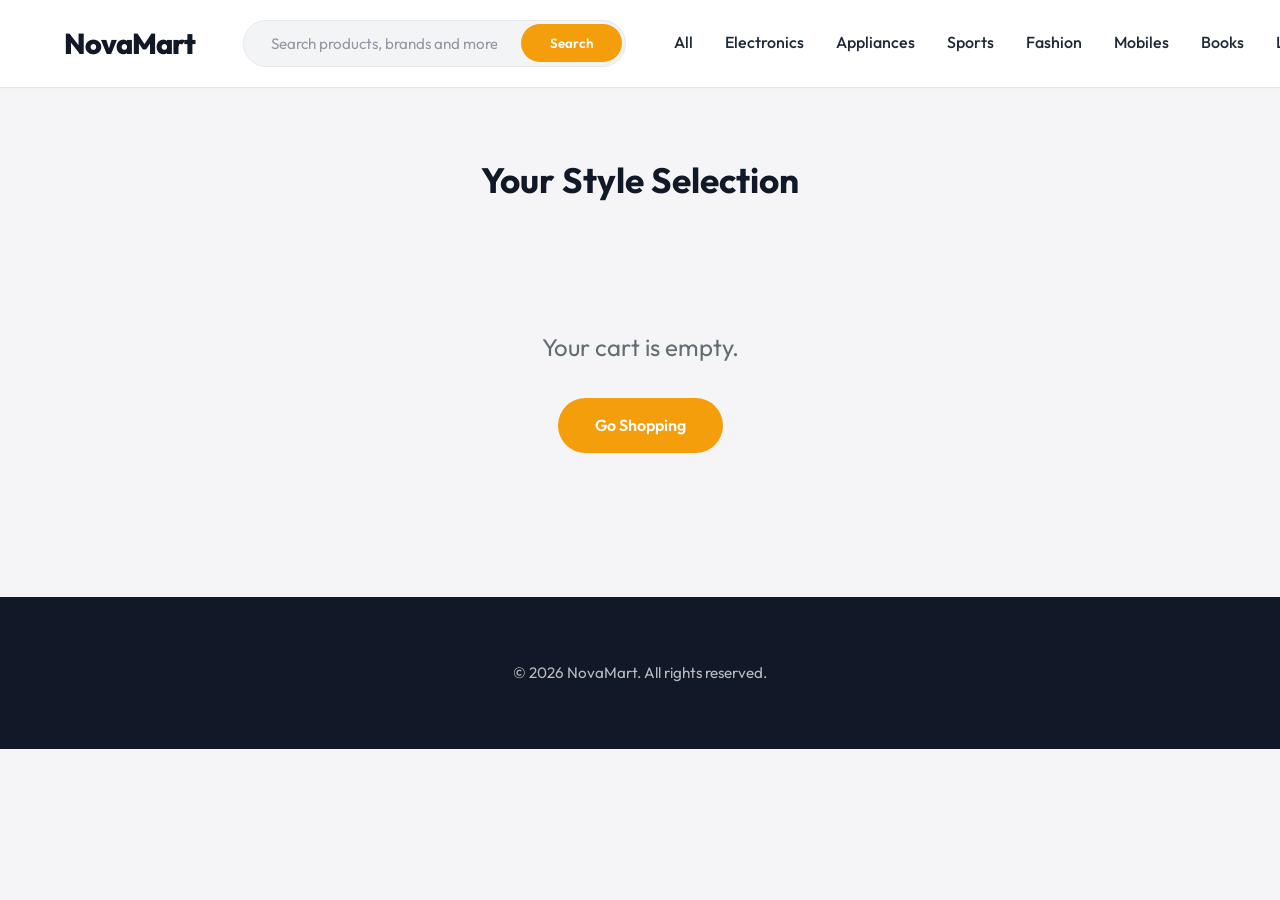
<file: cart.html>
<!DOCTYPE html>
<html lang="en">
<head>
    <meta charset="UTF-8">
    <meta name="viewport" content="width=device-width, initial-scale=1.0">
    <title>Shopping Cart | NovaMart</title>
    <link href="https://fonts.googleapis.com/css2?family=Outfit:wght@300;400;500;600;700;800&display=swap" rel="stylesheet">
    <link rel="stylesheet" href="css/style.css">
    <style>
        .cart-table {
            width: 100%;
            border-collapse: collapse;
            margin-top: 2rem;
        }
        .cart-table th {
            text-align: left;
            padding: 1rem;
            border-bottom: 2px solid var(--border);
            color: var(--text-muted);
        }
        .cart-table td {
            padding: 2rem 1rem;
            border-bottom: 1px solid var(--border);
            color: var(--text);
        }
        .cart-img {
            width: 80px;
            height: 100px;
            object-fit: cover;
            border-radius: 10px;
        }
        .cart-summary {
            background: var(--surface);
            padding: 2rem;
            border-radius: 20px;
            box-shadow: var(--shadow);
            border: 1px solid var(--border);
            margin-top: 3rem;
            max-width: 400px;
            margin-left: auto;
        }
        .summary-row {
            display: flex;
            justify-content: space-between;
            margin-bottom: 1rem;
            color: var(--text);
        }
    </style>
</head>
<body>
    <nav>
        <div class="logo"><a href="index.html" style="text-decoration: none; color: inherit;">NovaMart</a></div>
        
        <div class="search-container">
            <form action="index.html" method="GET" class="search-form">
                <input type="text" name="search" placeholder="Search products, brands and more..." class="search-input">
                <button type="submit" class="search-btn">Search</button>
            </form>
        </div>

        <ul class="nav-links" id="nav-links">
            <!-- Dynamic -->
        </ul>
    </nav>

    <div class="container">
        <h2 class="section-title">Your Style Selection</h2>

        <div id="cart-content">
            <!-- Dynamically populated -->
        </div>
    </div>

    <footer>
        <p>&copy; 2026 NovaMart. All rights reserved.</p>
    </footer>

    <script src="js/app.js"></script>
    <script>
        document.addEventListener('DOMContentLoaded', () => {
            renderCart();
        });

        function renderCart() {
            const container = document.getElementById('cart-content');
            const items = cart.getCart();

            if (items.length === 0) {
                container.innerHTML = `
                    <div style="text-align: center; padding: 5rem;">
                        <p style="font-size: 1.5rem; color: #636e72; margin-bottom: 2rem;">Your cart is empty.</p>
                        <a href="index.html" class="btn">Go Shopping</a>
                    </div>
                `;
                return;
            }

            const total = cart.getCartTotal();

            let rows = '';
            items.forEach(item => {
                const specLabel = item.color ? `${item.size} - ${item.color}` : item.size;
                rows += `
                    <tr>
                        <td style="display: flex; align-items: center; gap: 1.5rem;">
                            <img src="${item.imageUrl}" class="cart-img">
                            <div>
                                <h4 style="margin: 0;">${item.productName}</h4>
                            </div>
                        </td>
                        <td>${specLabel}</td>
                        <td>₹${item.price.toLocaleString('en-IN')}</td>
                        <td>
                            <input type="number" value="${item.quantity}" min="1" max="10" 
                                   style="width: 60px; padding: 0.4rem; border: 1px solid var(--border); border-radius: 5px;" 
                                   onchange="updateQty(${item.id}, this.value)">
                        </td>
                        <td style="font-weight: 700;">₹${(item.price * item.quantity).toLocaleString('en-IN')}</td>
                        <td>
                            <button onclick="removeItem(${item.id})" style="background: none; border: none; color: #DC2626; cursor: pointer; text-decoration: underline; font-family: inherit; font-size: 0.9rem;">Remove</button>
                        </td>
                    </tr>
                `;
            });

            container.innerHTML = `
                <table class="cart-table">
                    <thead>
                        <tr>
                            <th>Product</th>
                            <th>Size / Variant</th>
                            <th>Price</th>
                            <th>Quantity</th>
                            <th>Subtotal</th>
                            <th>Action</th>
                        </tr>
                    </thead>
                    <tbody>
                        ${rows}
                    </tbody>
                </table>

                <div class="cart-summary">
                    <h3 style="margin-bottom: 1.5rem;">Order Summary</h3>
                    <div class="summary-row">
                        <span>Subtotal</span>
                        <span>₹${total.toLocaleString('en-IN')}</span>
                    </div>
                    <div class="summary-row">
                        <span>Shipping</span>
                        <span style="color: #00b894;">FREE</span>
                    </div>
                    <hr style="border: none; border-top: 1px solid var(--light-gray); margin: 1rem 0;">
                    <div class="summary-row" style="font-weight: 800; font-size: 1.2rem;">
                        <span>Total</span>
                        <span>₹${total.toLocaleString('en-IN')}</span>
                    </div>
                    <a href="checkout.html" class="btn" style="width: 100%; text-align: center; margin-top: 1.5rem;">Proceed to Checkout</a>
                </div>
            `;
        }

        function updateQty(itemId, val) {
            const items = cart.getCart();
            const item = items.find(i => i.id === itemId);
            if (item) {
                item.quantity = parseInt(val);
                cart.saveCart(items);
                updateNavBadge();
                renderCart();
            }
        }

        function removeItem(itemId) {
            cart.removeFromCart(itemId);
            renderCart();
        }
    </script>
</body>
</html>
</file>
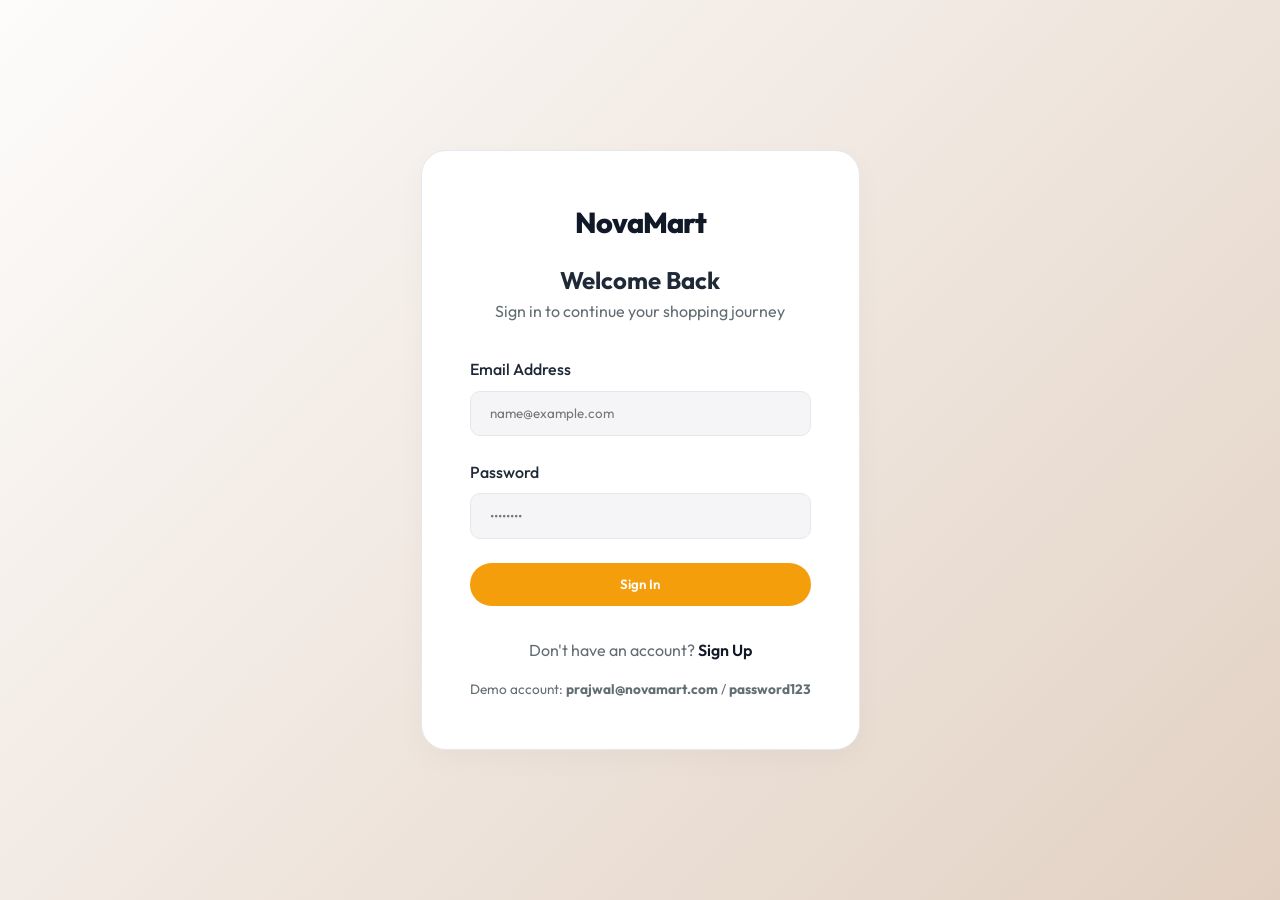
<file: checkout.html>
<!DOCTYPE html>
<html lang="en">
<head>
    <meta charset="UTF-8">
    <meta name="viewport" content="width=device-width, initial-scale=1.0">
    <title>Checkout | NovaMart</title>
    <link href="https://fonts.googleapis.com/css2?family=Outfit:wght@300;400;500;600;700;800&display=swap" rel="stylesheet">
    <link rel="stylesheet" href="css/style.css">
</head>
<body>
    <nav>
        <div class="logo"><a href="index.html" style="text-decoration: none; color: inherit;">NovaMart</a></div>
    </nav>

    <div class="container" style="max-width: 900px;">
        <h2 class="section-title">Finalize Order</h2>
        
        <div style="display: grid; grid-template-columns: 1.5fr 1fr; gap: 3rem;" id="checkout-layout">
            <!-- Populated dynamically -->
        </div>
    </div>

    <script src="js/app.js"></script>
    <script>
        document.addEventListener('DOMContentLoaded', () => {
            const user = auth.getCurrentUser();
            const total = cart.getCartTotal();

            if (!user) {
                window.location.href = 'login.html';
                return;
            }

            if (total === 0) {
                window.location.href = 'index.html';
                return;
            }

            const container = document.getElementById('checkout-layout');
            container.innerHTML = `
                <div>
                    <h3>Shipping Details</h3>
                    <div class="form-container" style="margin: 2rem 0; width: 100%; max-width: 100%;">
                        <form id="checkout-form" onsubmit="handlePlaceOrder(event)">
                            <div class="form-group">
                                <label>Name</label>
                                <input type="text" value="${user.name}" readonly>
                            </div>
                            <div class="form-group">
                                <label>Address</label>
                                <textarea rows="3" readonly>${user.address}</textarea>
                            </div>
                            <div style="display: grid; grid-template-columns: 1fr 1fr; gap: 1rem;">
                                <div class="form-group">
                                    <label>City</label>
                                    <input type="text" value="${user.city}" readonly>
                                </div>
                                <div class="form-group">
                                    <label>Pincode</label>
                                    <input type="text" value="${user.pincode}" readonly>
                                </div>
                            </div>
                            
                            <h3 style="margin: 2rem 0 1rem 0;">Payment Method</h3>
                            <div style="padding: 1rem; border: 2px solid var(--accent); border-radius: 15px; display: flex; align-items: center; gap: 1rem; background: rgba(250, 177, 160, 0.05);">
                                <input type="radio" checked>
                                <span style="font-weight: 600;">Cash on Delivery (COD)</span>
                            </div>
                            
                            <button type="submit" class="btn" style="width: 100%; border: none; cursor: pointer; margin-top: 2rem;">Place Order (₹${total.toLocaleString('en-IN')})</button>
                        </form>
                    </div>
                </div>

                <div>
                    <h3>Summary</h3>
                    <div style="background: white; padding: 2rem; border-radius: 20px; box-shadow: var(--shadow); margin-top: 2rem;">
                        <div style="display: flex; justify-content: space-between; font-weight: 700; font-size: 1.2rem;">
                            <span>Total Payable</span>
                            <span style="color: var(--accent);">₹${total.toLocaleString('en-IN')}</span>
                        </div>
                        <p style="color: #636e72; font-size: 0.9rem; margin-top: 1rem;">Shipping is free for your exclusive order.</p>
                    </div>
                </div>
            `;
        });

        function handlePlaceOrder(event) {
            event.preventDefault();
            cart.clearCart();
            // Redirect to success page with dynamic message
            const message = encodeURIComponent("Your order has been logged successfully under Cash on Delivery.");
            window.location.href = `order-success.html?message=${message}`;
        }
    </script>
</body>
</html>
</file>
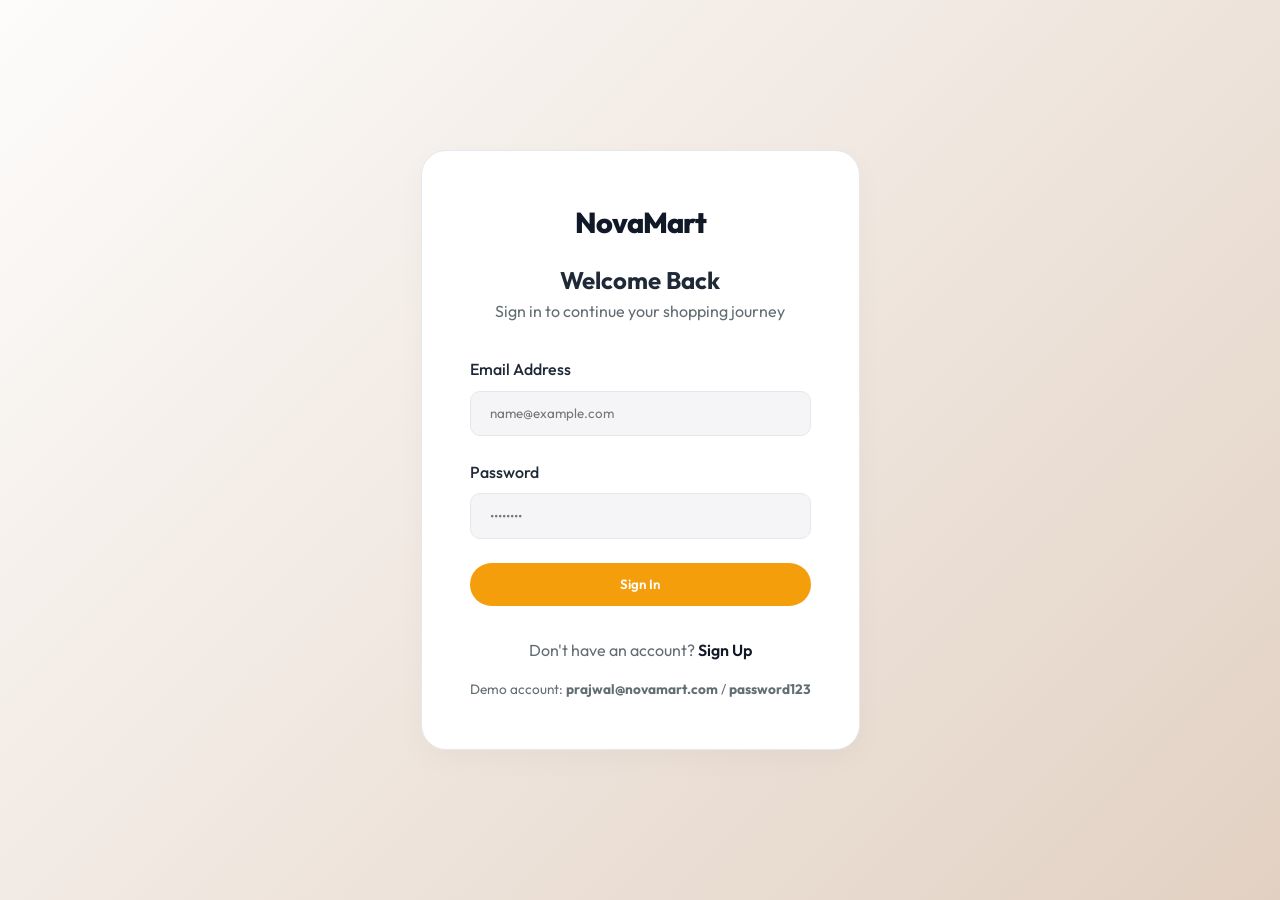
<file: login.html>
<!DOCTYPE html>
<html lang="en">
<head>
    <meta charset="UTF-8">
    <meta name="viewport" content="width=device-width, initial-scale=1.0">
    <title>Login | NovaMart</title>
    <link href="https://fonts.googleapis.com/css2?family=Outfit:wght@300;400;500;600;700;800&display=swap" rel="stylesheet">
    <link rel="stylesheet" href="css/style.css">
</head>
<body style="background: linear-gradient(135deg, #fdfcfb 0%, #e2d1c3 100%); min-height: 100vh; display: flex; align-items: center; justify-content: center;">

    <div class="form-container">
        <div style="text-align: center; margin-bottom: 2rem;">
            <div class="logo" style="margin-bottom: 1rem;"><a href="index.html" style="text-decoration: none; color: inherit;">NovaMart</a></div>
            <h2>Welcome Back</h2>
            <p style="color: #636e72;">Sign in to continue your shopping journey</p>
        </div>

        <div id="error-container"></div>

        <form id="login-form" onsubmit="handleLogin(event)">
            <div class="form-group">
                <label>Email Address</label>
                <input type="email" id="email" required placeholder="name@example.com">
            </div>
            <div class="form-group">
                <label>Password</label>
                <input type="password" id="password" required placeholder="••••••••">
            </div>
            <button type="submit" class="btn" style="width: 100%; border: none; cursor: pointer;">Sign In</button>
        </form>

        <p style="text-align: center; margin-top: 2rem; color: #636e72;">
            Don't have an account? <a href="register.html" style="color: var(--primary); font-weight: 600; text-decoration: none;">Sign Up</a>
        </p>
        
        <p style="text-align: center; margin-top: 1rem; font-size: 0.85rem; color: #636e72;">
            Demo account: <strong>prajwal@novamart.com</strong> / <strong>password123</strong>
        </p>
    </div>

    <script src="js/app.js"></script>
    <script>
        function handleLogin(event) {
            event.preventDefault();
            const email = document.getElementById('email').value.trim();
            const password = document.getElementById('password').value;

            const res = auth.login(email, password);
            if (res.success) {
                // Redirect back to shopping catalog
                window.location.href = 'index.html';
            } else {
                const errDiv = document.getElementById('error-container');
                errDiv.innerHTML = `
                    <div style="background: #fee2e2; color: #991b1b; border: 1px solid #fca5a5; padding: 1rem; border-radius: 10px; margin-bottom: 1rem; text-align: center;">
                        ${res.error}
                    </div>
                `;
            }
        }
    </script>
</body>
</html>
</file>
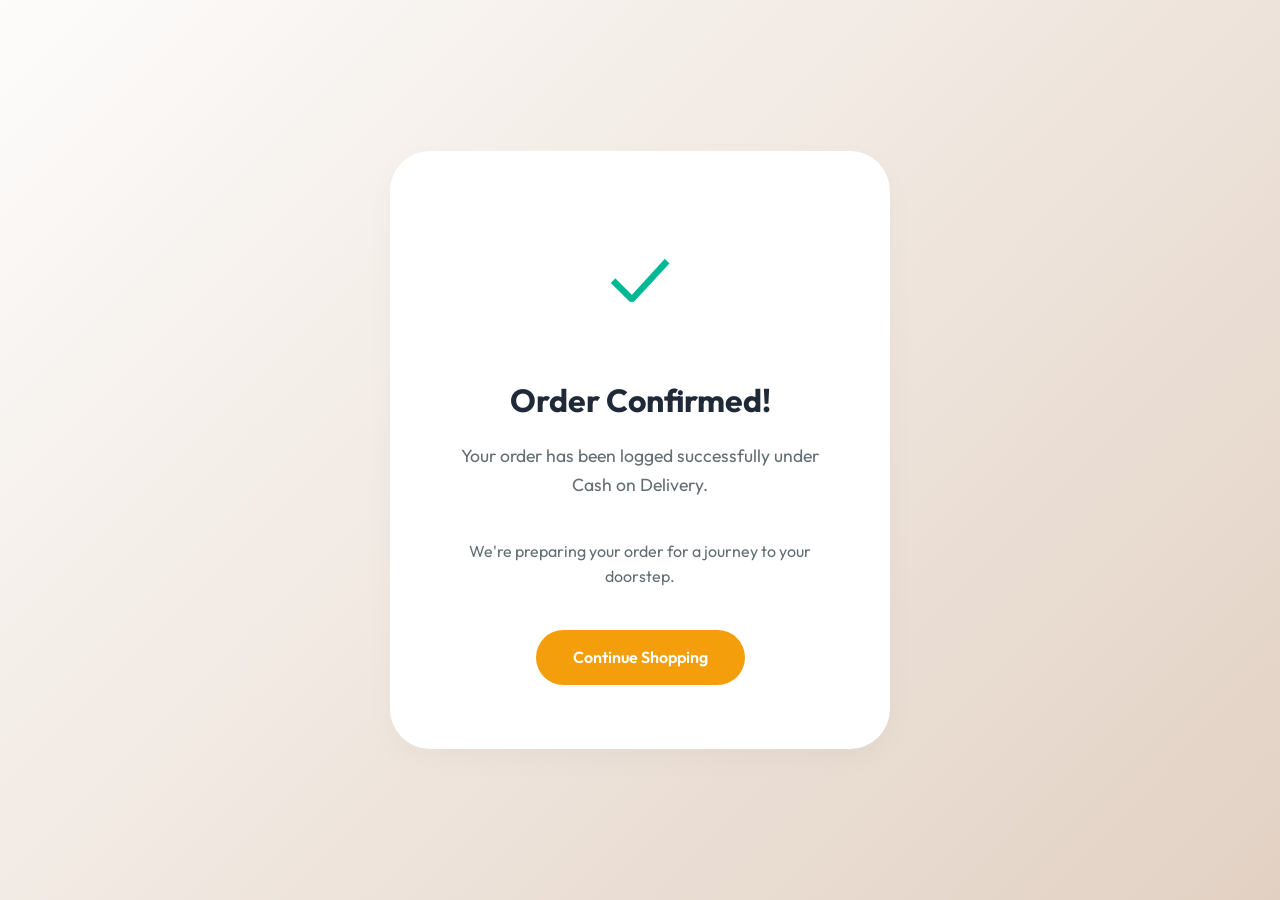
<file: order-success.html>
<!DOCTYPE html>
<html lang="en">
<head>
    <meta charset="UTF-8">
    <meta name="viewport" content="width=device-width, initial-scale=1.0">
    <title>Success | NovaMart</title>
    <link href="https://fonts.googleapis.com/css2?family=Outfit:wght@300;400;500;600;700;800&display=swap" rel="stylesheet">
    <link rel="stylesheet" href="css/style.css">
</head>
<body style="background: linear-gradient(135deg, #fdfcfb 0%, #e2d1c3 100%); height: 100vh; display: flex; align-items: center; justify-content: center;">

    <div style="text-align: center; background: white; padding: 4rem; border-radius: 40px; box-shadow: var(--shadow); max-width: 500px;">
        <div style="font-size: 5rem; color: #00b894; margin-bottom: 2rem;">✓</div>
        <h1 style="margin-bottom: 1rem;">Order Confirmed!</h1>
        <p id="success-msg" style="color: #636e72; font-size: 1.1rem; margin-bottom: 2.5rem;">Your order has been logged successfully under Cash on Delivery.</p>
        <p style="color: #636e72; margin-bottom: 2.5rem;">We're preparing your order for a journey to your doorstep.</p>
        <a href="index.html" class="btn">Continue Shopping</a>
    </div>

    <script>
        document.addEventListener('DOMContentLoaded', () => {
            const params = new URLSearchParams(window.location.search);
            const msg = params.get('message');
            if (msg) {
                document.getElementById('success-msg').innerText = decodeURIComponent(msg);
            }
        });
    </script>
</body>
</html>
</file>
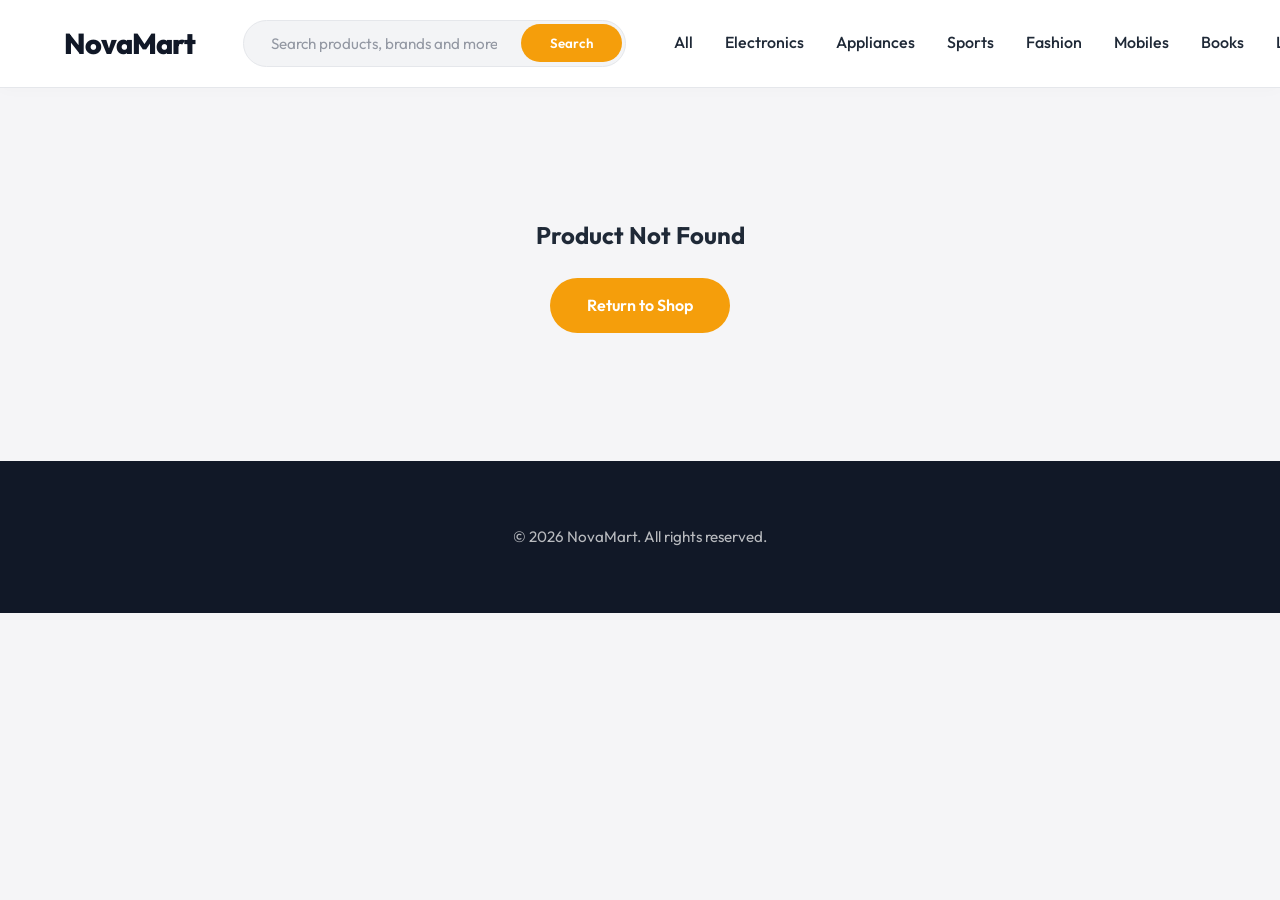
<file: product-details.html>
<!DOCTYPE html>
<html lang="en">
<head>
    <meta charset="UTF-8">
    <meta name="viewport" content="width=device-width, initial-scale=1.0">
    <title>Product Details | NovaMart</title>
    <link href="https://fonts.googleapis.com/css2?family=Outfit:wght@300;400;500;600;700;800&display=swap" rel="stylesheet">
    <link rel="stylesheet" href="css/style.css">
    <style>
        .product-detail-container {
            display: grid;
            grid-template-columns: 1fr 1fr;
            gap: 4rem;
            align-items: start;
        }
        .detail-img {
            width: 100%;
            border-radius: 30px;
            box-shadow: var(--shadow);
            max-height: 500px;
            object-fit: cover;
        }
        .spec-table {
            width: 100%;
            border-collapse: collapse;
            margin-top: 1rem;
        }
        .spec-table th {
            text-align: left;
            padding: 1rem 0;
            border-bottom: 1px solid var(--border);
            font-weight: 600;
            width: 30%;
            color: var(--text);
        }
        .spec-table td {
            padding: 1rem 0;
            border-bottom: 1px solid var(--border);
            color: var(--text-muted);
        }
        
        .variant-section {
            margin-bottom: 2rem;
        }
        .variant-label {
            font-weight: 600;
            text-transform: uppercase;
            font-size: 0.85rem;
            letter-spacing: 1px;
            margin-bottom: 1rem;
            display: block;
            color: var(--text);
        }
        
        .size-grid {
            display: flex;
            gap: 0.8rem;
            flex-wrap: wrap;
        }
        .size-box {
            width: 60px;
            height: 50px;
            display: flex;
            align-items: center;
            justify-content: center;
            border: 1px solid var(--border);
            border-radius: 8px;
            cursor: pointer;
            font-weight: 500;
            color: var(--text);
            transition: var(--transition);
        }
        .size-box.active {
            background: var(--primary);
            color: white;
            border-color: var(--primary);
        }
        .size-box:hover:not(.active) {
            border-color: var(--accent);
        }

        .color-grid {
            display: flex;
            gap: 1rem;
            flex-wrap: wrap;
        }
        .color-circle {
            width: 40px;
            height: 40px;
            border-radius: 50%;
            cursor: pointer;
            position: relative;
            box-shadow: 0 2px 5px rgba(0,0,0,0.05);
        }
        .color-circle::after {
            content: '';
            position: absolute;
            top: -5px; left: -5px; right: -5px; bottom: -5px;
            border: 2px solid transparent;
            border-radius: 50%;
            transition: var(--transition);
        }
        .color-circle.active::after {
            border-color: var(--accent);
        }
    </style>
</head>
<body>
    <nav>
        <div class="logo"><a href="index.html" style="text-decoration: none; color: inherit;">NovaMart</a></div>
        
        <div class="search-container">
            <form action="index.html" method="GET" class="search-form">
                <input type="text" name="search" placeholder="Search products, brands and more..." class="search-input">
                <button type="submit" class="search-btn">Search</button>
            </form>
        </div>

        <ul class="nav-links" id="nav-links">
            <!-- Dynamic -->
        </ul>
    </nav>

    <div class="container">
        <div id="alert-container"></div>

        <div class="product-detail-container" id="product-detail-container">
            <!-- Dynamic product rendering -->
        </div>
    </div>

    <footer>
        <p>&copy; 2026 NovaMart. All rights reserved.</p>
    </footer>

    <script src="js/app.js"></script>
    <script>
        let selectedSize = null;
        let selectedColor = null;
        let product = null;
        let variants = [];

        document.addEventListener('DOMContentLoaded', () => {
            const params = new URLSearchParams(window.location.search);
            const productId = parseInt(params.get('id'));
            
            product = db.getProductById(productId);
            if (!product) {
                document.getElementById('product-detail-container').innerHTML = `
                    <div style="grid-column: 1/-1; text-align: center; padding: 4rem;">
                        <h2>Product Not Found</h2>
                        <a href="index.html" class="btn" style="margin-top: 1.5rem;">Return to Shop</a>
                    </div>
                `;
                return;
            }

            document.title = `${product.name} | NovaMart`;
            variants = db.getVariantsByProductId(product.id);

            const sizes = [...new Set(variants.map(v => v.size).filter(s => s && s.trim() !== ''))];
            const colors = [...new Set(variants.map(v => v.color).filter(c => c && c.trim() !== ''))];

            selectedSize = sizes.length > 0 ? sizes[0] : null;
            selectedColor = colors.length > 0 ? colors[0] : null;

            renderProduct();
        });

        function renderProduct() {
            const container = document.getElementById('product-detail-container');
            const currentUser = auth.getCurrentUser();

            // Specifications html
            let specsHtml = '';
            if (product.specifications) {
                specsHtml = `
                    <div style="margin-bottom: 3rem;">
                        <h3 style="margin-bottom: 1rem; font-size: 1.5rem;">Specifications</h3>
                        <table class="spec-table">
                            ${product.specifications.split('\n').map(line => {
                                const parts = line.split(':');
                                if (parts.length >= 2) {
                                    return `<tr><th>${parts[0].trim()}</th><td>${parts.slice(1).join(':').trim()}</td></tr>`;
                                }
                                return '';
                            }).join('')}
                        </table>
                    </div>
                `;
            }

            // Variant HTML
            const sizes = [...new Set(variants.map(v => v.size).filter(s => s && s.trim() !== ''))];
            const colors = [...new Set(variants.map(v => v.color).filter(c => c && c.trim() !== ''))];

            let sizeHtml = '';
            if (sizes.length > 0) {
                sizeHtml = `
                    <div class="variant-section">
                        <span class="variant-label">Select Size</span>
                        <div class="size-grid">
                            ${sizes.map(size => {
                                const activeClass = size === selectedSize ? 'active' : '';
                                return `<div class="size-box ${activeClass}" onclick="selectSize('${size}')">${size}</div>`;
                            }).join('')}
                        </div>
                    </div>
                `;
            }

            let colorHtml = '';
            if (colors.length > 0) {
                colorHtml = `
                    <div class="variant-section">
                        <span class="variant-label">Select Color</span>
                        <div class="color-grid">
                            ${colors.map(color => {
                                const activeClass = color === selectedColor ? 'active' : '';
                                const bg = color.toLowerCase();
                                const borderStyle = bg === 'white' ? 'border: 1px solid #ddd;' : '';
                                return `<div class="color-circle ${activeClass}" style="background: ${bg}; ${borderStyle}" onclick="selectColor('${color}')" title="${color}"></div>`;
                            }).join('')}
                        </div>
                    </div>
                `;
            }

            let interactionHtml = '';
            if (currentUser) {
                interactionHtml = `
                    <form id="cartForm" onsubmit="handleAddToCart(event)">
                        ${sizeHtml}
                        ${colorHtml}
                        <div class="form-group" style="width: 120px; margin-top: 1.5rem;">
                            <label>Quantity</label>
                            <input type="number" id="quantity" name="quantity" value="1" min="1" max="10">
                        </div>
                        <button type="submit" class="btn" style="width: 100%; border: none; cursor: pointer; margin-top: 2rem; font-size: 1.1rem; padding: 1.2rem;">Add to Cart</button>
                    </form>
                `;
            } else {
                interactionHtml = `
                    <div style="background: var(--light-gray); padding: 2rem; border-radius: 20px; text-align: center;">
                        <p style="margin-bottom: 1rem;">Please login to add this item to your cart.</p>
                        <a href="login.html" class="btn" style="padding: 0.8rem 2rem;">Login Now</a>
                    </div>
                `;
            }

            container.innerHTML = `
                <img src="${product.imageUrl}" alt="${product.name}" class="detail-img">
                <div class="product-info-panel">
                    <p style="text-transform: uppercase; letter-spacing: 2px; color: #636e72; font-weight: 600; margin-bottom: 1rem;">Premium Collection</p>
                    <h1 style="font-size: 3rem; margin-bottom: 1.5rem;">${product.name}</h1>
                    <p style="font-size: 2rem; font-weight: 700; color: var(--accent); margin-bottom: 2rem;">₹${product.price.toLocaleString('en-IN')}</p>
                    <p style="color: #636e72; font-size: 1.1rem; line-height: 1.8; margin-bottom: 2rem;">${product.description}</p>
                    
                    ${specsHtml}
                    ${interactionHtml}
                </div>
            `;
        }

        function selectSize(size) {
            selectedSize = size;
            renderProduct();
        }

        function selectColor(color) {
            selectedColor = color;
            renderProduct();
        }

        function handleAddToCart(event) {
            event.preventDefault();
            
            // Find valid variant matching size and color
            const sizes = [...new Set(variants.map(v => v.size).filter(s => s && s.trim() !== ''))];
            const colors = [...new Set(variants.map(v => v.color).filter(c => c && c.trim() !== ''))];

            const activeVariant = variants.find(v => 
                (sizes.length === 0 || v.size === selectedSize) && 
                (colors.length === 0 || v.color === selectedColor)
            );

            if (!activeVariant && variants.length > 0) {
                showAlert('❌ Selected size/color combination is currently unavailable.', 'error');
                return;
            }

            const qty = parseInt(document.getElementById('quantity').value);
            const res = cart.addToCart(product.id, activeVariant ? activeVariant.id : 0, qty);

            if (res.success) {
                showAlert('✨ Added to your selection! <a href="cart.html" style="color: white; font-weight: 700;">View Cart</a>', 'success');
            } else {
                showAlert(`❌ Oops! We couldn't add that to your cart. ${res.error}`, 'error');
            }
        }

        function showAlert(message, type) {
            const container = document.getElementById('alert-container');
            const bg = type === 'success' ? '#00b894' : '#fee2e2';
            const color = type === 'success' ? 'white' : '#991b1b';
            const border = type === 'success' ? 'none' : '1px solid #fca5a5';

            container.innerHTML = `
                <div style="background: ${bg}; color: ${color}; border: ${border}; padding: 1rem; border-radius: 10px; margin-bottom: 2rem; text-align: center;">
                    ${message}
                </div>
            `;
            container.scrollIntoView({ behavior: 'smooth' });
        }
    </script>
</body>
</html>
</file>
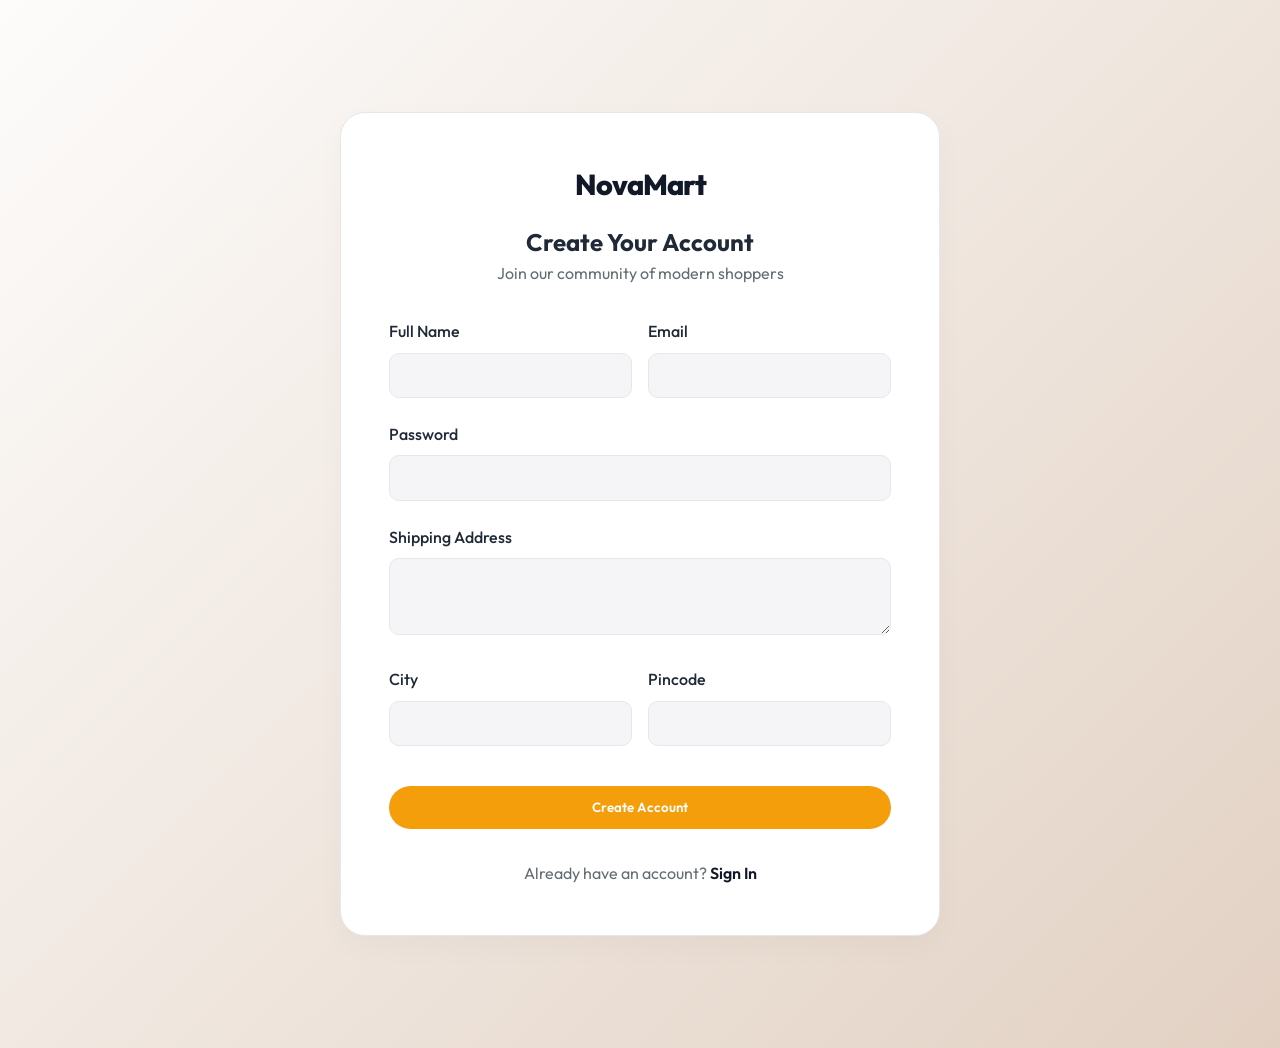
<file: register.html>
<!DOCTYPE html>
<html lang="en">
<head>
    <meta charset="UTF-8">
    <meta name="viewport" content="width=device-width, initial-scale=1.0">
    <title>Join Us | NovaMart</title>
    <link href="https://fonts.googleapis.com/css2?family=Outfit:wght@300;400;500;600;700;800&display=swap" rel="stylesheet">
    <link rel="stylesheet" href="css/style.css">
</head>
<body style="background: linear-gradient(135deg, #fdfcfb 0%, #e2d1c3 100%); min-height: 100vh; padding: 2rem 0;">

    <div class="form-container" style="max-width: 600px;">
        <div style="text-align: center; margin-bottom: 2rem;">
            <div class="logo" style="margin-bottom: 1rem;"><a href="index.html" style="text-decoration: none; color: inherit;">NovaMart</a></div>
            <h2>Create Your Account</h2>
            <p style="color: #636e72;">Join our community of modern shoppers</p>
        </div>

        <div id="error-container"></div>

        <form id="register-form" onsubmit="handleRegister(event)">
            <div style="display: grid; grid-template-columns: 1fr 1fr; gap: 1rem;">
                <div class="form-group">
                    <label>Full Name</label>
                    <input type="text" id="name" required>
                </div>
                <div class="form-group">
                    <label>Email</label>
                    <input type="email" id="email" required>
                </div>
            </div>
            <div class="form-group">
                <label>Password</label>
                <input type="password" id="password" required>
            </div>
            <div class="form-group">
                <label>Shipping Address</label>
                <textarea id="address" rows="3" required></textarea>
            </div>
            <div style="display: grid; grid-template-columns: 1fr 1fr; gap: 1rem;">
                <div class="form-group">
                    <label>City</label>
                    <input type="text" id="city" required>
                </div>
                <div class="form-group">
                    <label>Pincode</label>
                    <input type="text" id="pincode" required>
                </div>
            </div>
            <button type="submit" class="btn" style="width: 100%; border: none; cursor: pointer; margin-top: 1rem;">Create Account</button>
        </form>

        <p style="text-align: center; margin-top: 2rem; color: #636e72;">
            Already have an account? <a href="login.html" style="color: var(--primary); font-weight: 600; text-decoration: none;">Sign In</a>
        </p>
    </div>

    <script src="js/app.js"></script>
    <script>
        function handleRegister(event) {
            event.preventDefault();
            const name = document.getElementById('name').value.trim();
            const email = document.getElementById('email').value.trim();
            const password = document.getElementById('password').value;
            const address = document.getElementById('address').value.trim();
            const city = document.getElementById('city').value.trim();
            const pincode = document.getElementById('pincode').value.trim();

            const res = auth.register(name, email, password, address, city, pincode);
            if (res.success) {
                // Log them in automatically or redirect to login
                auth.login(email, password);
                window.location.href = 'index.html';
            } else {
                const errDiv = document.getElementById('error-container');
                errDiv.innerHTML = `
                    <div style="background: #fee2e2; color: #991b1b; border: 1px solid #fca5a5; padding: 1rem; border-radius: 10px; margin-bottom: 1rem; text-align: center;">
                        ${res.error}
                    </div>
                `;
            }
        }
    </script>
</body>
</html>
</file>
<file: css/style.css>
:root {
    --primary: #111827;        /* Elegant Dark Slate/Black */
    --accent: #F59E0B;         /* Premium Amber/Orange */
    --accent-hover: #D97706;   /* Darker Amber/Orange for hover states */
    --background: #F5F5F7;     /* Clean premium light gray background */
    --surface: #FFFFFF;        /* Pure white for containers/cards/nav */
    --text: #1F2937;           /* Charcoal Black for primary text */
    --text-muted: #6B7280;     /* Muted gray for description text */
    --light-gray: #F3F4F6;     /* Light gray background for inputs */
    --border: #E5E7EB;         /* Subtle dividers */
    --shadow: 0 10px 30px rgba(0,0,0,0.03); /* Soft premium shadow */
    --transition: all 0.3s cubic-bezier(0.4, 0, 0.2, 1);
}

* {
    margin: 0;
    padding: 0;
    box-sizing: border-box;
    font-family: 'Outfit', sans-serif;
}

body {
    background-color: var(--background);
    color: var(--text);
    line-height: 1.6;
}

/* Navigation */
nav {
    display: flex;
    justify-content: space-between;
    align-items: center;
    padding: 1.25rem 5%;
    background: var(--surface);
    box-shadow: 0 2px 15px rgba(0,0,0,0.02);
    border-bottom: 1px solid var(--border);
    position: sticky;
    top: 0;
    z-index: 1000;
}

.logo {
    font-size: 1.8rem;
    font-weight: 800;
    letter-spacing: -1px;
    color: var(--primary);
}

.nav-links {
    display: flex;
    gap: 2rem;
    list-style: none;
    align-items: center;
}

.nav-links a {
    text-decoration: none;
    color: var(--text);
    font-weight: 500;
    transition: var(--transition);
    padding: 0.25rem 0;
    border-bottom: 2px solid transparent;
}

.nav-links a:hover, .nav-links a.active {
    color: var(--accent);
    border-bottom-color: var(--accent);
}

.cart-badge {
    background: var(--accent);
    color: white;
    font-size: 0.8rem;
    padding: 0.1rem 0.5rem;
    border-radius: 20px;
    margin-left: 0.3rem;
    font-weight: 700;
}

/* Search Bar */
.search-container {
    flex: 1;
    margin: 0 3rem;
    max-width: 500px;
}

.search-form {
    display: flex;
    background: var(--light-gray);
    border-radius: 50px;
    padding: 0.2rem;
    border: 1px solid var(--border);
    transition: var(--transition);
}

.search-form:focus-within {
    background: var(--surface);
    border-color: var(--accent);
    box-shadow: 0 0 15px rgba(169, 140, 100, 0.1);
}

.search-input {
    flex: 1;
    background: transparent;
    border: none;
    padding: 0.6rem 1.5rem;
    outline: none;
    font-size: 0.95rem;
    color: var(--text);
}

.search-input::placeholder {
    color: var(--text-muted);
    opacity: 0.7;
}

.search-btn {
    background: var(--accent);
    color: white;
    border: none;
    padding: 0.6rem 1.8rem;
    border-radius: 50px;
    cursor: pointer;
    font-weight: 600;
    transition: var(--transition);
}

.search-btn:hover {
    background: var(--accent-hover);
    transform: scale(1.05);
}

.btn {
    display: inline-block;
    padding: 0.85rem 2.25rem;
    background: var(--accent);
    color: white;
    text-decoration: none;
    border-radius: 50px;
    font-weight: 600;
    border: 1px solid transparent;
    cursor: pointer;
    transition: var(--transition);
}

.btn:hover {
    background: var(--accent-hover);
    transform: translateY(-3px);
    box-shadow: 0 10px 20px rgba(217, 119, 6, 0.15);
}

/* Hero Section */
.hero {
    height: 60vh;
    min-height: 450px;
    display: flex;
    align-items: center;
    padding: 0 5%;
    background: linear-gradient(135deg, #F9FAFB 0%, #E5E7EB 100%);
    border-bottom: 1px solid var(--border);
    overflow: hidden;
}

.hero-content {
    max-width: 600px;
}

.hero h1 {
    font-size: 3.5rem;
    font-weight: 800;
    line-height: 1.15;
    margin-bottom: 1.5rem;
    color: var(--primary);
}

.hero p {
    font-size: 1.15rem;
    color: var(--text-muted);
    margin-bottom: 2rem;
}

/* Product Grid */
.container {
    padding: 4rem 5%;
}

.section-title {
    font-size: 2.2rem;
    font-weight: 700;
    margin-bottom: 2.5rem;
    text-align: center;
    color: var(--primary);
}

.product-grid {
    display: grid;
    grid-template-columns: repeat(auto-fill, minmax(280px, 1fr));
    gap: 2.5rem;
}

.product-card {
    background: var(--surface);
    border-radius: 20px;
    padding: 1rem;
    border: 1px solid var(--border);
    transition: var(--transition);
}

.product-card:hover {
    transform: translateY(-8px);
    box-shadow: var(--shadow);
    border-color: var(--accent);
}

.product-image {
    width: 100%;
    height: 350px;
    object-fit: cover;
    border-radius: 15px;
    margin-bottom: 1.5rem;
}

.product-info h3 {
    font-size: 1.15rem;
    font-weight: 600;
    margin-bottom: 0.5rem;
    color: var(--text);
}

.product-price {
    font-weight: 700;
    color: var(--accent);
    font-size: 1.25rem;
}

/* Forms (Login/Register) */
.form-container {
    max-width: 480px;
    margin: 5rem auto;
    background: var(--surface);
    padding: 3rem;
    border-radius: 25px;
    box-shadow: var(--shadow);
    border: 1px solid var(--border);
}

.form-group {
    margin-bottom: 1.5rem;
}

.form-group label {
    display: block;
    margin-bottom: 0.5rem;
    font-weight: 500;
    color: var(--text);
}

.form-group input, .form-group textarea {
    width: 100%;
    padding: 0.85rem 1.2rem;
    background: var(--background);
    border: 1px solid var(--border);
    border-radius: 10px;
    color: var(--text);
    outline: none;
    transition: var(--transition);
}

.form-group input:focus, .form-group textarea:focus {
    border-color: var(--accent);
    background: var(--surface);
    box-shadow: 0 0 10px rgba(169, 140, 100, 0.05);
}

/* Footer */
footer {
    padding: 4rem 5%;
    background: var(--primary);
    color: white;
    text-align: center;
}

footer p {
    color: rgba(255, 255, 255, 0.7);
    font-size: 0.95rem;
}
</file>
